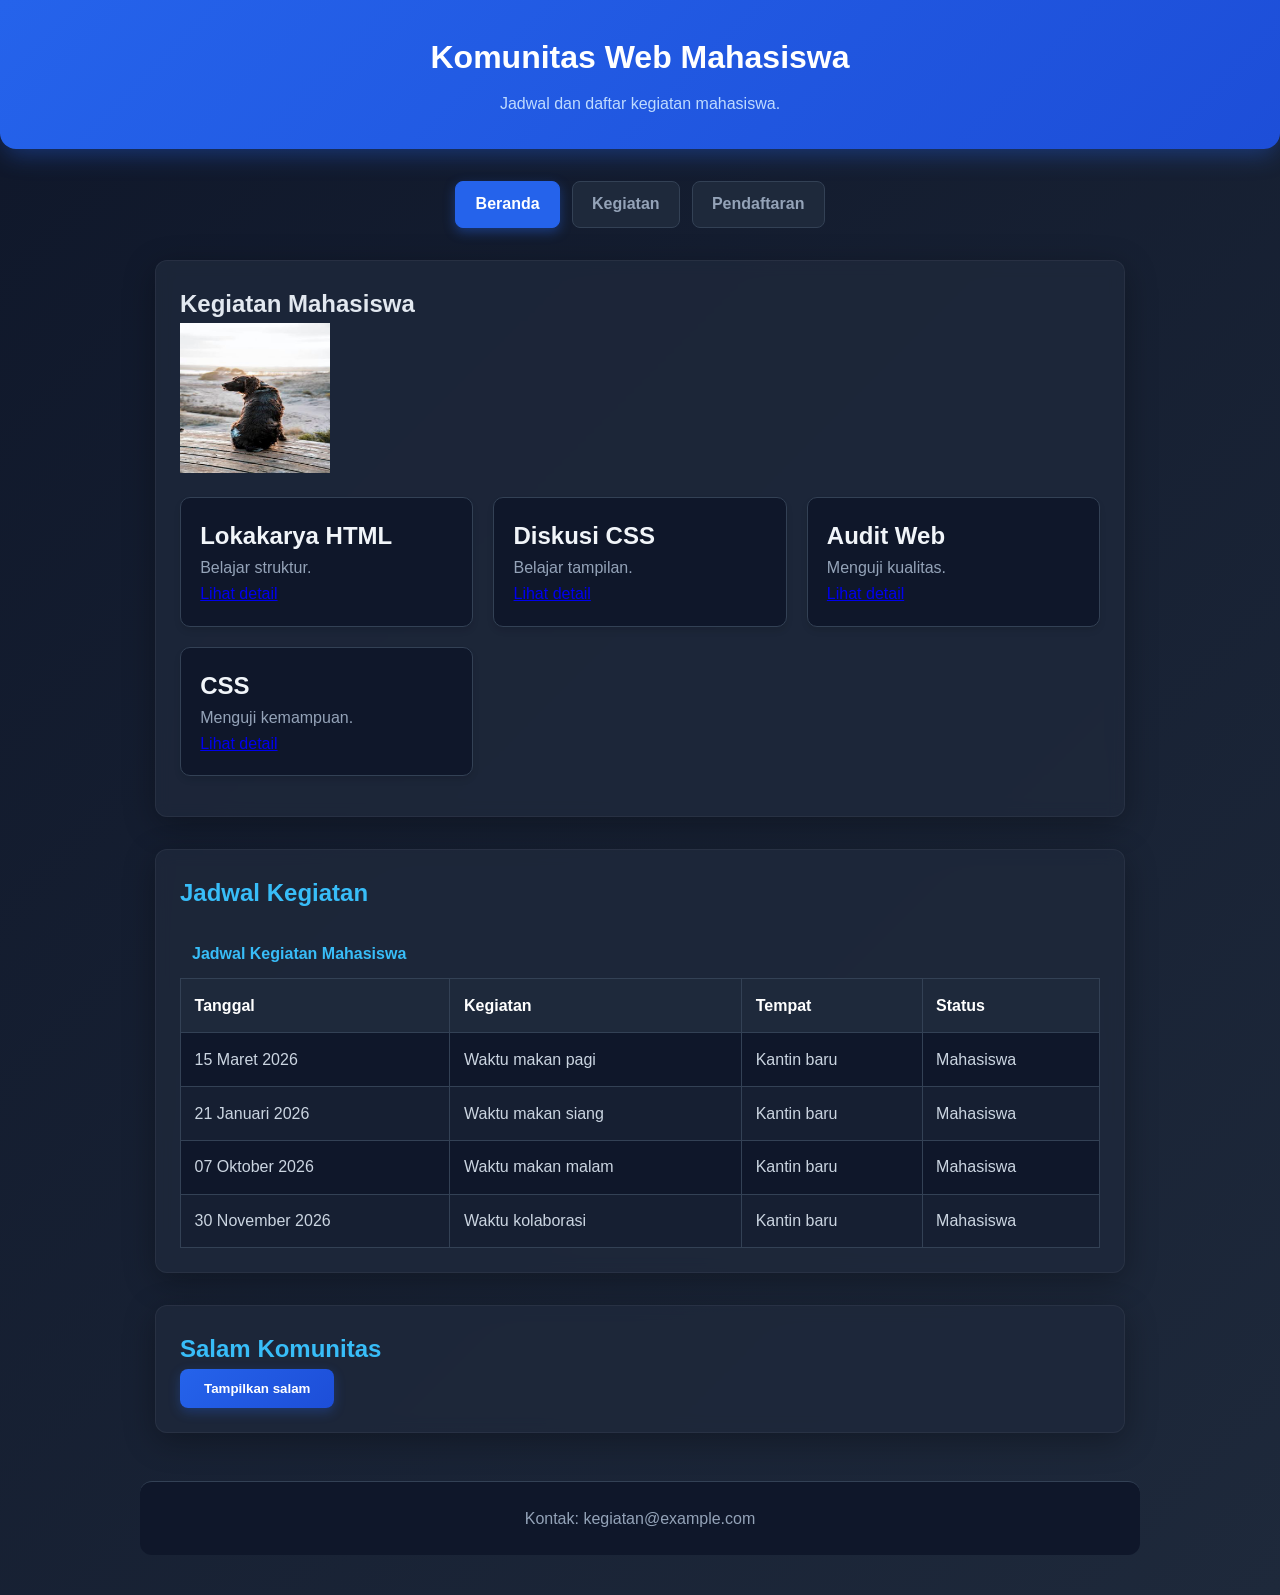
<file: index.html>
<!doctype html>
<html lang="id">

<head>
    <meta charset="UTF-8">
    <meta name="viewport" content="width=device-width, initial-scale=1.0">
    <meta name="description" content="Jadwal dan daftar kegiatan Komunitas Web Mahasiswa.">
    <title>Beranda | Komunitas Web Mahasiswa</title>
    <link rel="stylesheet" href="css/style.css">
    <script src="main.js" defer></script>
</head>

<body>
    <header>
        <h1>Komunitas Web Mahasiswa</h1>
        <p>Jadwal dan daftar kegiatan mahasiswa.</p>
    </header>

    <nav aria-label="Navigasi utama">
        <ul class="nav-list">
            <li><a href="index.html" aria-current="page">Beranda</a></li>
            <li><a href="kegiatan.html">Kegiatan</a></li>
            <li><a href="daftar.html">Pendaftaran</a></li>
        </ul>
    </nav>

    <main>
        <section id="kegiatan">
            <h2>Kegiatan Mahasiswa</h2>
            <img src="assets/dog.jpg" width="150" height="150" alt="Foto profil">

            <div class="catalog">
                <article class="card">
                    <h2>Lokakarya HTML</h2>
                    <p>Belajar struktur.</p>
                    <a href="daftar.html">Lihat detail</a>
                </article>

                <article class="card">
                    <h2>Diskusi CSS</h2>
                    <p>Belajar tampilan.</p>
                    <a href="daftar.html">Lihat detail</a>
                </article>

                <article class="card">
                    <h2>Audit Web</h2>
                    <p>Menguji kualitas.</p>
                    <a href="daftar.html">Lihat detail</a>
                </article>

                <article class="card">
                    <h2>CSS</h2>
                    <p>Menguji kemampuan.</p>
                    <a href="daftar.html">Lihat detail</a>
                </article>
            </div>
        </section>

        <section class="schedule-section">
            <h2>Jadwal Kegiatan</h2>
            <div class="table-wrapper">
                <table id="jadwal">
                    <caption>Jadwal Kegiatan Mahasiswa</caption>
                    <thead>
                        <tr>
                            <th scope="col">Tanggal</th>
                            <th scope="col">Kegiatan</th>
                            <th scope="col">Tempat</th>
                            <th scope="col">Status</th>
                        </tr>
                    </thead>
                    <tbody>
                        <tr>
                            <td>15 Maret 2026</td>
                            <td>Waktu makan pagi</td>
                            <td>Kantin baru</td>
                            <td>Mahasiswa</td>
                        </tr>
                        <tr>
                            <td>21 Januari 2026</td>
                            <td>Waktu makan siang</td>
                            <td>Kantin baru</td>
                            <td>Mahasiswa</td>
                        </tr>
                        <tr>
                            <td>07 Oktober 2026</td>
                            <td>Waktu makan malam</td>
                            <td>Kantin baru</td>
                            <td>Mahasiswa</td>
                        </tr>
                        <tr>
                            <td>30 November 2026</td>
                            <td>Waktu kolaborasi</td>
                            <td>Kantin baru</td>
                            <td>Mahasiswa</td>
                        </tr>
                    </tbody>
                </table>
            </div>
        </section>

        <section class="greeting-section">
            <h2>Salam Komunitas</h2>
            <button type="button" id="greeting-button">
                Tampilkan salam
            </button>
        </section>
    </main>

    <footer id="kontak">
        <p>Kontak: kegiatan@example.com</p>
    </footer>
</body>

</html>
</file>
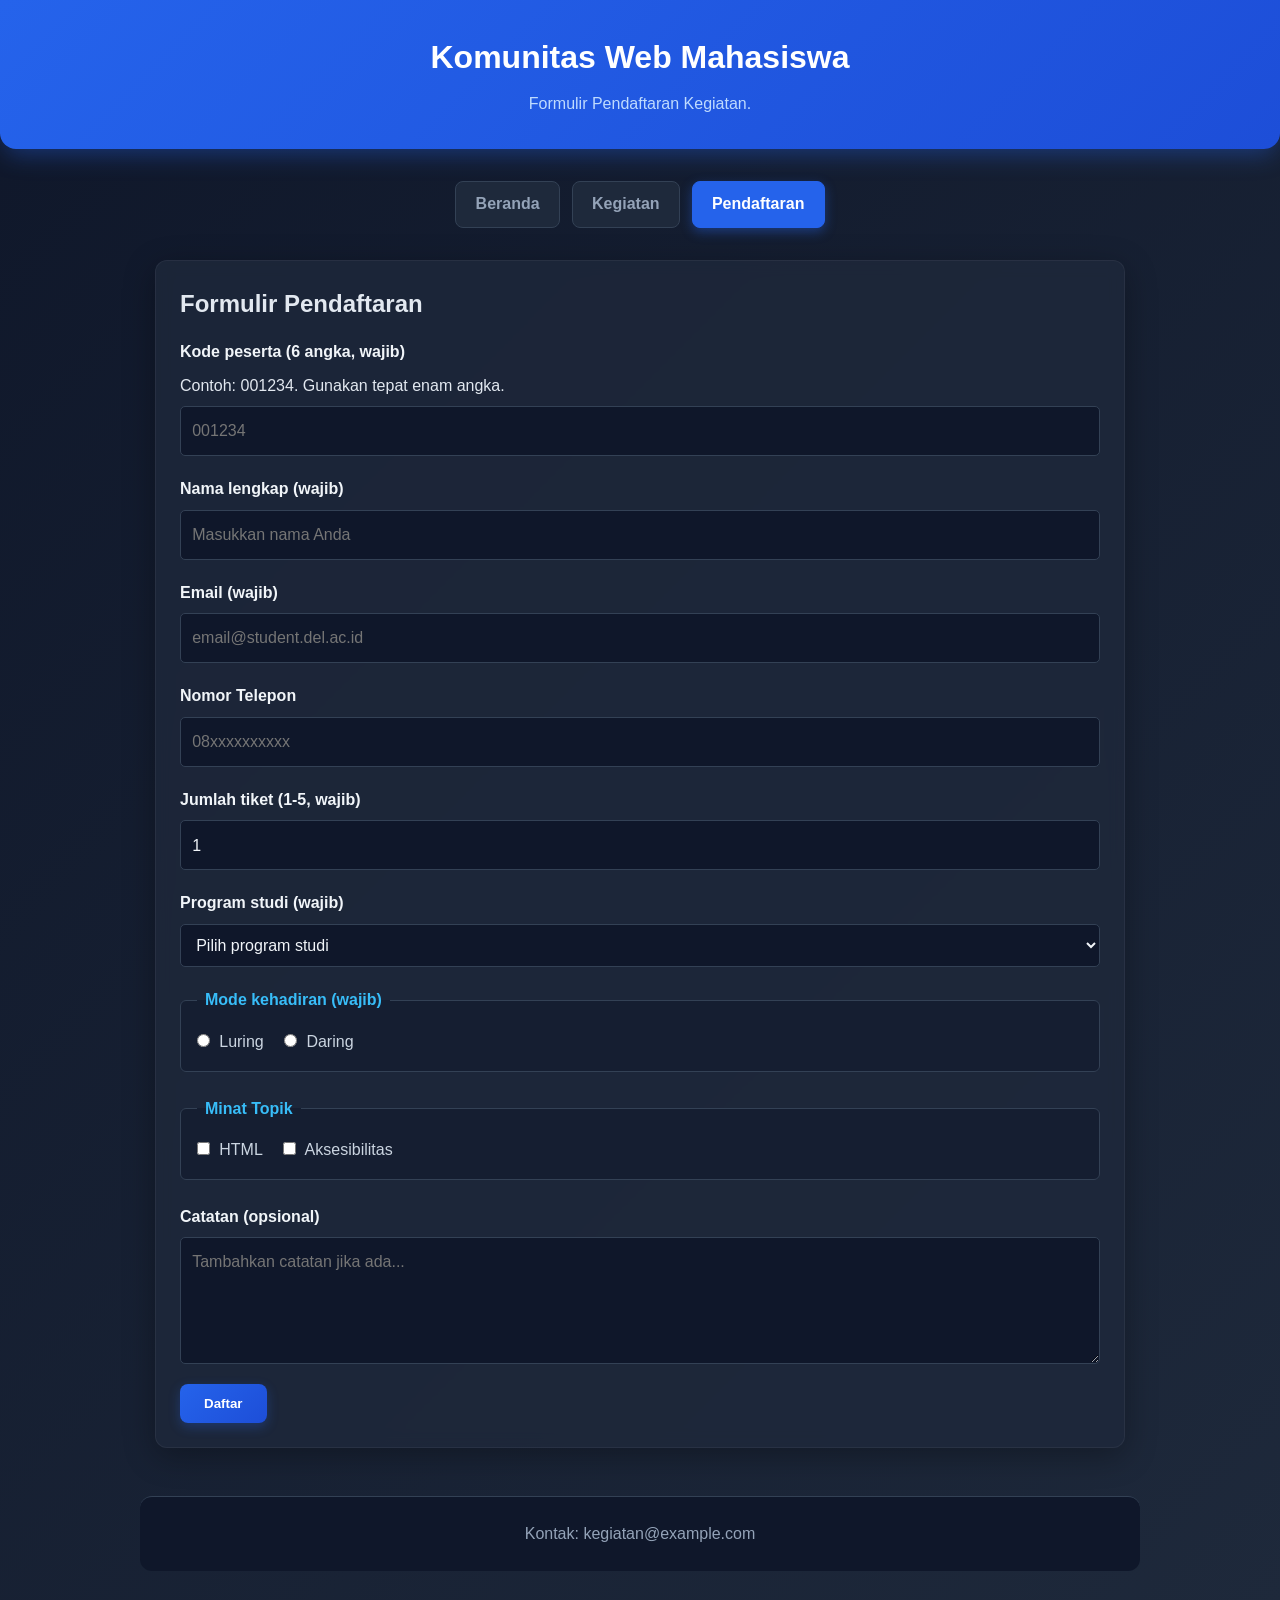
<file: daftar.html>
<!doctype html>
<html lang="id">

<head>
    <meta charset="UTF-8">
    <meta name="viewport" content="width=device-width, initial-scale=1.0">
    <meta name="description" content="Formulir pendaftaran kegiatan Komunitas Web Mahasiswa.">
    <title>Pendaftaran | Komunitas Web Mahasiswa</title>
    <link rel="stylesheet" href="css/style.css">
    <script src="main.js" defer></script>
</head>

<body>
    <header class="site-header">
        <h1>Komunitas Web Mahasiswa</h1>
        <p>Formulir Pendaftaran Kegiatan.</p>
    </header>

    <nav aria-label="Navigasi utama">
        <ul class="nav-list">
            <li><a href="index.html">Beranda</a></li>
            <li><a href="kegiatan.html">Kegiatan</a></li>
            <li><a href="daftar.html" aria-current="page">Pendaftaran</a></li>
        </ul>
    </nav>

    <main>
        <section>
            <h2>Formulir Pendaftaran</h2>
            <form class="registration-form" action="#" method="POST">

                <!-- Kode Peserta -->
                <label for="kode">Kode peserta (6 angka, wajib)</label>
                <p class="form-hint">Contoh: 001234. Gunakan tepat enam angka.</p>
                <input type="text" id="kode" name="kode" required pattern="[0-9]{6}" placeholder="001234">

                <!-- Nama Lengkap -->
                <label for="nama">Nama lengkap (wajib)</label>
                <input type="text" id="nama" name="nama" required placeholder="Masukkan nama Anda">

                <!-- Email -->
                <label for="email">Email (wajib)</label>
                <input type="email" id="email" name="email" required placeholder="email@student.del.ac.id">

                <!-- Nomor Telepon -->
                <label for="telepon">Nomor Telepon</label>
                <input type="tel" id="telepon" name="telepon" placeholder="08xxxxxxxxxx">

                <!-- Jumlah Tiket -->
                <label for="tiket">Jumlah tiket (1-5, wajib)</label>
                <input type="number" id="tiket" name="tiket" min="1" max="5" value="1" required>

                <!-- Program Studi -->
                <label for="prodi">Program studi (wajib)</label>
                <select id="prodi" name="prodi" required>
                    <option value="" disabled selected>Pilih program studi</option>
                    <option value="trpl">D4 Teknologi Rekayasa Perangkat Lunak</option>
                    <option value="ti">S1 Informatika</option>
                    <option value="si">S1 Sistem Informasi</option>
                </select>

                <!-- Mode Kehadiran (Radio Button) -->
                <fieldset class="radio-group">
                    <legend>Mode kehadiran (wajib)</legend>
                    <label><input type="radio" name="kehadiran" value="luring" required> Luring</label>
                    <label><input type="radio" name="kehadiran" value="daring"> Daring</label>
                </fieldset>

                <!-- Minat Topik (Checkbox) -->
                <fieldset class="checkbox-group">
                    <legend>Minat Topik</legend>
                    <label><input type="checkbox" name="topik" value="html"> HTML</label>
                    <label><input type="checkbox" name="topik" value="aksesibilitas"> Aksesibilitas</label>
                </fieldset>

                <!-- Catatan -->
                <label for="catatan">Catatan (opsional)</label>
                <textarea id="catatan" name="catatan" rows="4" placeholder="Tambahkan catatan jika ada..."></textarea>

                <!-- Tombol Submit -->
                <button type="submit">Daftar</button>
            </form>
        </section>
    </main>

    <footer>
        <p>Kontak: kegiatan@example.com</p>
    </footer>
</body>

</html>
</file>
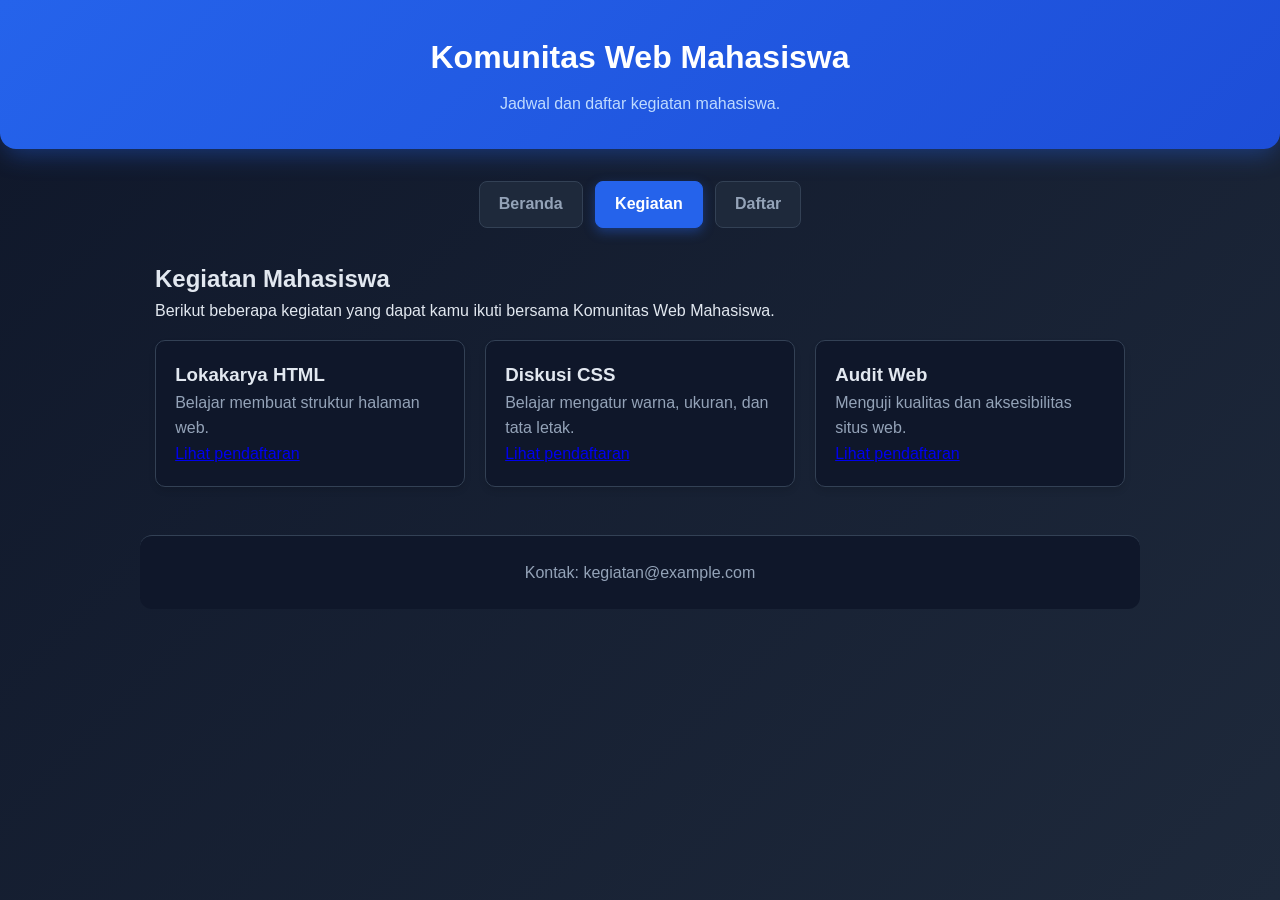
<file: kegiatan.html>
<!doctype html>
<html lang="id">

<head>
    <meta charset="UTF-8">
    <meta name="viewport" content="width=device-width, initial-scale=1.0">
    <meta name="description" content="Daftar kegiatan Komunitas Web Mahasiswa.">
    <title>Kegiatan | Komunitas Web Mahasiswa</title>
    <link rel="stylesheet" href="css/style.css">
    <script src="main.js" defer></script>
</head>

<body>
    <header class="site-header">
        <h1>Komunitas Web Mahasiswa</h1>
        <p>Jadwal dan daftar kegiatan mahasiswa.</p>
    </header>

    <nav aria-label="Navigasi utama">
        <ul class="nav-list">
            <li><a href="index.html">Beranda</a></li>
            <li><a href="kegiatan.html" aria-current="page">Kegiatan</a></li>
            <li><a href="daftar.html">Daftar</a></li>
        </ul>
    </nav>

    <main>
        <h2>Kegiatan Mahasiswa</h2>
        <p>
            Berikut beberapa kegiatan yang dapat kamu ikuti
            bersama Komunitas Web Mahasiswa.
        </p>

        <div class="catalog">
            <article class="card">
                <h3>Lokakarya HTML</h3>
                <p>Belajar membuat struktur halaman web.</p>
                <a href="daftar.html">Lihat pendaftaran</a>
            </article>

            <article class="card">
                <h3>Diskusi CSS</h3>
                <p>Belajar mengatur warna, ukuran, dan tata letak.</p>
                <a href="daftar.html">Lihat pendaftaran</a>
            </article>

            <article class="card">
                <h3>Audit Web</h3>
                <p>Menguji kualitas dan aksesibilitas situs web.</p>
                <a href="daftar.html">Lihat pendaftaran</a>
            </article>
        </div>
    </main>

    <footer>
        <p>Kontak: kegiatan@example.com</p>
    </footer>
</body>

</html>
</file>
<file: css/style.css>
/* Reset & Pengaturan Dasar */
* {
    box-sizing: border-box;
    margin: 0;
    padding: 0;
}

body {
    font-family: 'Segoe UI', Tahoma, Geneva, Verdana, sans-serif;
    background: linear-gradient(135deg, #0f172a 0%, #1e293b 100%);
    /* Background gelap gradasi yang keren */
    color: #e2e8f0;
    line-height: 1.6;
    min-height: 100vh;
    padding-bottom: 40px;
}

/* Header */
header {
    background: linear-gradient(135deg, #2563eb 0%, #1d4ed8 100%);
    color: white;
    padding: 2rem;
    border-radius: 0 0 16px 16px;
    box-shadow: 0 10px 25px -5px rgba(37, 99, 235, 0.4);
    margin-bottom: 2rem;
    text-align: center;
}

header h1 {
    color: white;
    font-size: 2rem;
    font-weight: 700;
}

header p {
    color: #bfdbfe;
    margin-top: 0.5rem;
}

/* Navigasi Utama */
nav {
    max-width: 1000px;
    margin: 0 auto 2rem auto;
    padding: 0 15px;
}

.nav-list {
    list-style: none;
    display: flex;
    justify-content: center;
    flex-wrap: wrap;
    gap: 12px;
    padding: 0;
}

.nav-list a {
    display: inline-block;
    padding: 0.6rem 1.2rem;
    text-decoration: none;
    border-radius: 8px;
    font-weight: 600;
    background: #1e293b;
    color: #94a3b8;
    border: 1px solid #334155;
    transition: all 0.3s ease;
}

.nav-list a:hover,
.nav-list a[aria-current="page"] {
    color: white;
    background: #2563eb;
    border-color: #2563eb;
    box-shadow: 0 4px 12px rgba(37, 99, 235, 0.4);
}

/* Main & Section */
main {
    max-width: 1000px;
    margin: 0 auto;
    padding: 0 15px;
}

section {
    margin-bottom: 2rem;
    background: rgba(30, 41, 59, 0.8);
    backdrop-filter: blur(8px);
    border: 1px solid rgba(255, 255, 255, 0.05);
    padding: 1.5rem;
    border-radius: 12px;
    box-shadow: 0 8px 32px 0 rgba(0, 0, 0, 0.3);
}

.schedule-section {
    margin-top: 2rem;
}

.schedule-section h2,
.greeting-section h2 {
    color: #38bdf8;
}

/* Katalog Kegiatan (Grid) */
.catalog {
    display: grid;
    grid-template-columns: repeat(auto-fit, minmax(220px, 1fr));
    gap: 20px;
    margin-top: 1rem;
    margin-bottom: 1rem;
}

.card {
    padding: 1.2rem;
    background: #0f172a;
    border: 1px solid #334155;
    border-radius: 10px;
    box-shadow: 0 4px 6px rgba(0, 0, 0, 0.1);
    transition: transform 0.3s ease, border-color 0.3s ease;
}

.card:hover {
    transform: translateY(-4px);
    border-color: #2563eb;
}

.card h2 {
    color: #f1f5f9;
}

.card p {
    color: #94a3b8;
}

/* Tabel Jadwal */
.table-wrapper {
    width: 100%;
    overflow-x: auto;
    margin-top: 1rem;
}

#jadwal {
    width: 100%;
    border-collapse: collapse;
    background: #0f172a;
}

#jadwal caption {
    padding: 0.75rem;
    font-weight: bold;
    text-align: left;
    color: #38bdf8;
}

#jadwal th,
#jadwal td {
    padding: 0.85rem;
    border: 1px solid #334155;
    text-align: left;
    vertical-align: top;
    color: #cbd5e1;
}

#jadwal th {
    color: #ffffff;
    background: #1e293b;
}

#jadwal tbody tr:nth-child(even) {
    background: rgba(30, 41, 59, 0.5);
}

#jadwal tbody tr:hover {
    background: rgba(37, 99, 235, 0.15);
}

/* Figure & Gambar */
figure {
    margin: 1rem 0;
}

figure img {
    display: block;
    max-width: 100%;
    height: auto;
    border-radius: 8px;
    border: 1px solid #334155;
}

figcaption {
    margin-top: 0.5rem;
    color: #94a3b8;
    font-size: 0.9rem;
}

.notice {
    padding: 1rem;
    background: rgba(37, 99, 235, 0.15);
    border-left: 4px solid #2563eb;
    border-radius: 4px;
    color: #93c5fd;
}

/* Form Pendaftaran */
.registration-form {
    display: flex;
    flex-direction: column;
    gap: 0.5rem;
    margin-top: 1rem;
}

.registration-form label {
    font-weight: bold;
    color: #f1f5f9;
}

.registration-form input:not([type="radio"]):not([type="checkbox"]),
.registration-form select,
.registration-form textarea {
    width: 100%;
    min-width: 0;
    padding: 0.7rem;
    margin-bottom: 0.75rem;
    font: inherit;
    color: #f1f5f9;
    background: #0f172a;
    border: 1px solid #334155;
    border-radius: 5px;
}

.registration-form fieldset {
    margin: 0 0 1rem;
    padding: 1rem;
    border: 1px solid #334155;
    border-radius: 6px;
    background: rgba(15, 23, 42, 0.5);
}

.registration-form fieldset legend {
    color: #38bdf8;
    font-weight: bold;
    padding: 0 0.5rem;
}

.registration-form fieldset label {
    display: inline-block;
    margin-right: 1rem;
    font-weight: normal;
    color: #cbd5e1;
}

.registration-form input[type="radio"],
.registration-form input[type="checkbox"] {
    margin-right: 0.3rem;
    accent-color: #2563eb;
}

.registration-form button,
.greeting-section button {
    align-self: flex-start;
    padding: 0.75rem 1.5rem;
    color: white;
    background: linear-gradient(135deg, #2563eb 0%, #1d4ed8 100%);
    border: none;
    border-radius: 8px;
    cursor: pointer;
    font-weight: 600;
    box-shadow: 0 4px 12px rgba(37, 99, 235, 0.3);
    transition: all 0.3s ease;
}

.registration-form button:hover,
.greeting-section button:hover {
    background: linear-gradient(135deg, #1d4ed8 100%, #1e40af 100%);
    transform: translateY(-2px);
    box-shadow: 0 6px 16px rgba(37, 99, 235, 0.5);
}

/* Footer */
footer {
    text-align: center;
    margin-top: 3rem;
    padding: 1.5rem;
    background: #0f172a;
    color: #94a3b8;
    border-top: 1px solid #334155;
    border-radius: 12px;
    max-width: 1000px;
    margin-left: auto;
    margin-right: auto;
}

/* Media Query untuk Layar Kecil */
@media (max-width: 480px) {

    #jadwal th,
    #jadwal td {
        padding: 0.5rem;
        font-size: 0.875rem;
    }

    .registration-form fieldset label {
        margin-bottom: 0.5rem;
    }
}
</file>
